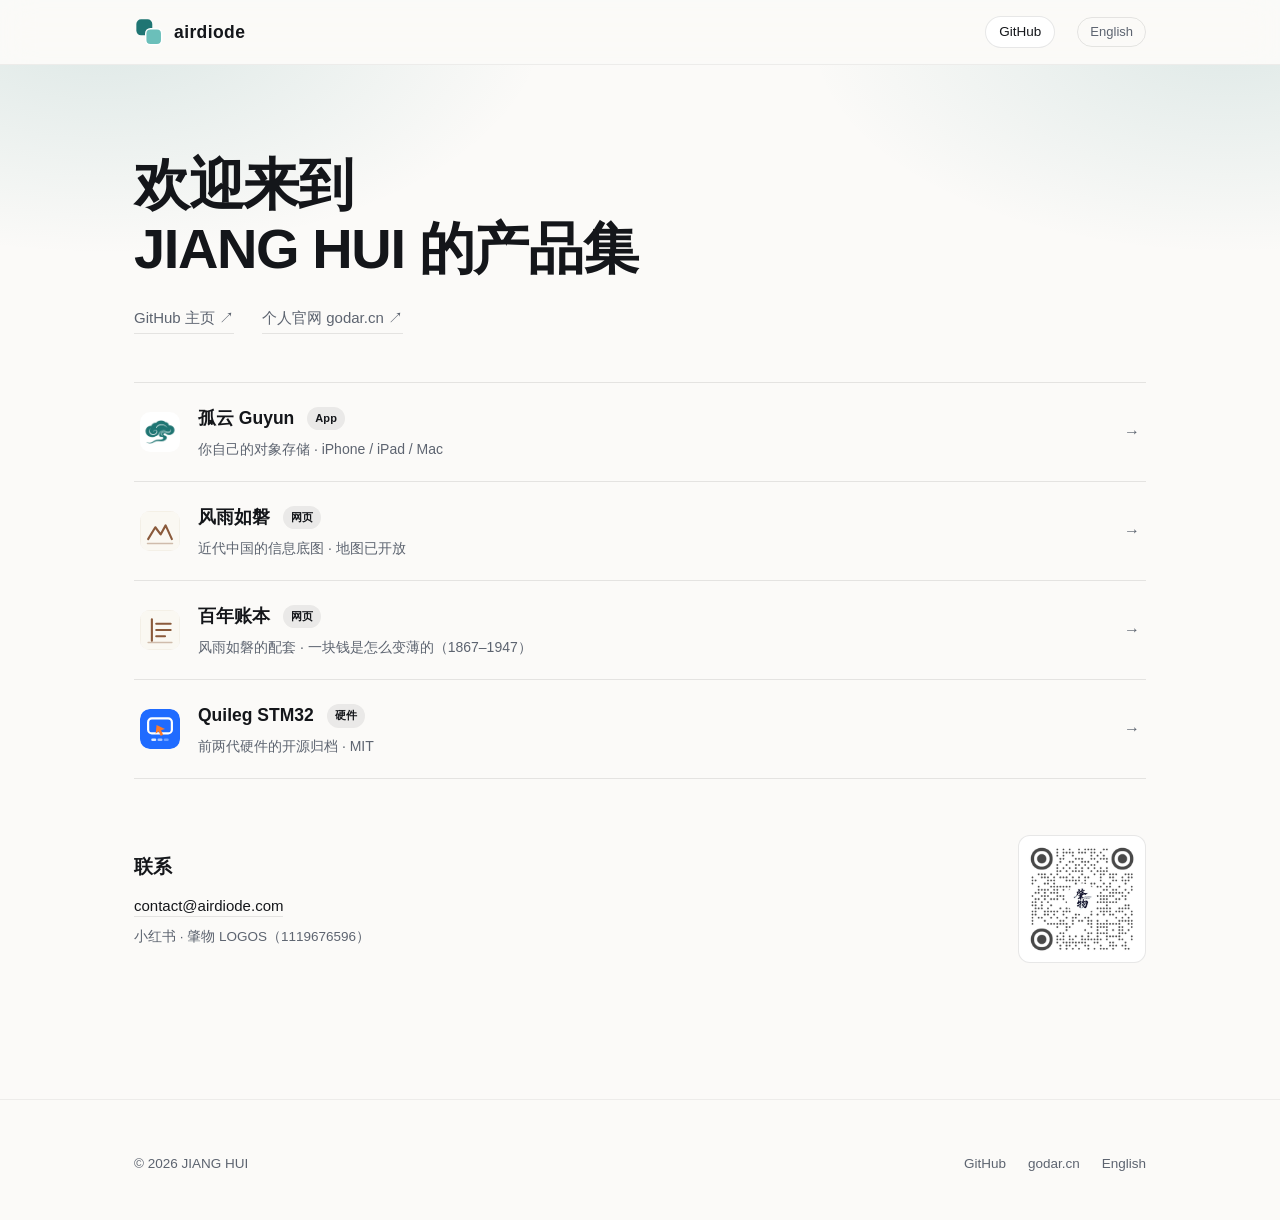
<file: index.html>
<!DOCTYPE html>
<html lang="zh-CN">
<head>
<meta charset="utf-8">
<meta name="viewport" content="width=device-width, initial-scale=1">
<title>JIANG HUI 的产品集</title>
<meta name="description" content="JIANG HUI 的产品集：孤云 Guyun、风雨如磐、Quileg STM32。">
<meta name="theme-color" content="#fbfaf8" media="(prefers-color-scheme: light)">
<meta name="theme-color" content="#0f1113" media="(prefers-color-scheme: dark)">
<link rel="icon" type="image/svg+xml" href="assets/mark.svg">
<link rel="apple-touch-icon" href="assets/mark.svg">
<link rel="stylesheet" href="styles.css">
<meta property="og:type" content="website">
<meta property="og:site_name" content="JIANG HUI">
<meta property="og:title" content="JIANG HUI 的产品集">
<meta property="og:description" content="孤云 Guyun、风雨如磐、Quileg STM32。">
<meta property="og:url" content="https://airdiode.github.io/">
<meta property="og:image" content="https://airdiode.github.io/assets/og.png">
<meta property="og:locale" content="zh_CN">
<meta property="og:locale:alternate" content="en_US">
<meta name="twitter:card" content="summary_large_image">
<meta name="twitter:image" content="https://airdiode.github.io/assets/og.png">
<link rel="alternate" hreflang="zh-Hans" href="https://airdiode.github.io/">
<link rel="alternate" hreflang="en" href="https://airdiode.github.io/en/">
<link rel="alternate" hreflang="x-default" href="https://airdiode.github.io/">
</head>
<body>

<a class="skip" href="#main">跳到主要内容</a>

<header class="site-header">
  <div class="wrap">
    <a class="brand" href="./">
      <img src="assets/mark.svg" alt="" width="30" height="30">
      <span>airdiode</span>
    </a>
    <nav>
      <a class="gh" href="https://github.com/airdiode">GitHub</a>
      <a class="lang" href="en/" hreflang="en" lang="en">English</a>
    </nav>
  </div>
</header>

<main id="main">

  <section class="hero hero-simple">
    <div class="wrap">
      <h1>欢迎来到<br>JIANG HUI 的产品集</h1>
      <p class="intro-links">
        <a href="https://github.com/airdiode">GitHub 主页 <span aria-hidden="true">↗</span></a>
        <a href="https://www.godar.cn/">个人官网 godar.cn <span aria-hidden="true">↗</span></a>
      </p>
    </div>
  </section>

  <section id="products" class="section">
    <div class="wrap">
      <ul class="product-list">

        <li>
          <a href="https://airdiode.github.io/Guyun/">
            <img src="assets/guyun-icon.png" alt="" width="40" height="40">
            <span class="pl-text">
              <span class="pl-name">孤云 Guyun <span class="pl-tag pl-type">App</span></span>
              <span class="pl-desc">你自己的对象存储 · iPhone / iPad / Mac</span>
            </span>
            <span class="pl-go" aria-hidden="true">→</span>
          </a>
        </li>

        <li>
          <a href="https://airdiode.github.io/Fengyu/">
            <img src="assets/fengyu-mark.svg" alt="" width="40" height="40">
            <span class="pl-text">
              <span class="pl-name">风雨如磐 <span class="pl-tag pl-type">网页</span></span>
              <span class="pl-desc">近代中国的信息底图 · 地图已开放</span>
            </span>
            <span class="pl-go" aria-hidden="true">→</span>
          </a>
        </li>

        <li>
          <a href="https://airdiode.github.io/ledger/">
            <img src="assets/ledger-mark.svg" alt="" width="40" height="40">
            <span class="pl-text">
              <span class="pl-name">百年账本 <span class="pl-tag pl-type">网页</span></span>
              <span class="pl-desc">风雨如磐的配套 · 一块钱是怎么变薄的（1867–1947）</span>
            </span>
            <span class="pl-go" aria-hidden="true">→</span>
          </a>
        </li>

        <li>
          <a href="https://airdiode.github.io/Quileg-STM32/">
            <img src="assets/quileg-stm32.svg" alt="" width="40" height="40">
            <span class="pl-text">
              <span class="pl-name">Quileg STM32 <span class="pl-tag pl-type">硬件</span></span>
              <span class="pl-desc">前两代硬件的开源归档 · MIT</span>
            </span>
            <span class="pl-go" aria-hidden="true">→</span>
          </a>
        </li>

      </ul>
    </div>
  </section>


  <section id="contact" class="section contact">
    <div class="wrap contact-row">
      <div>
        <h2>联系</h2>
        <p class="contact-mail"><a href="mailto:contact@airdiode.com">contact@airdiode.com</a></p>
        <p class="contact-meta">小红书 · 肇物 LOGOS（1119676596）</p>
      </div>
      <a class="qr" href="http://xhslink.com/m/8WSrYCLF1yk">
        <img src="assets/xhs-qr.png" alt="小红书二维码：肇物 LOGOS" width="128" height="128">
      </a>
    </div>
  </section>

</main>

<footer class="site-footer">
  <div class="wrap footer-line">
    <span>© <span id="year">2026</span> JIANG HUI</span>
    <a href="https://github.com/airdiode">GitHub</a>
    <a href="https://www.godar.cn/">godar.cn</a>
    <a href="en/" hreflang="en" lang="en">English</a>
  </div>
</footer>

<script>
document.getElementById("year").textContent = new Date().getFullYear();
</script>

</body>
</html>
</file>
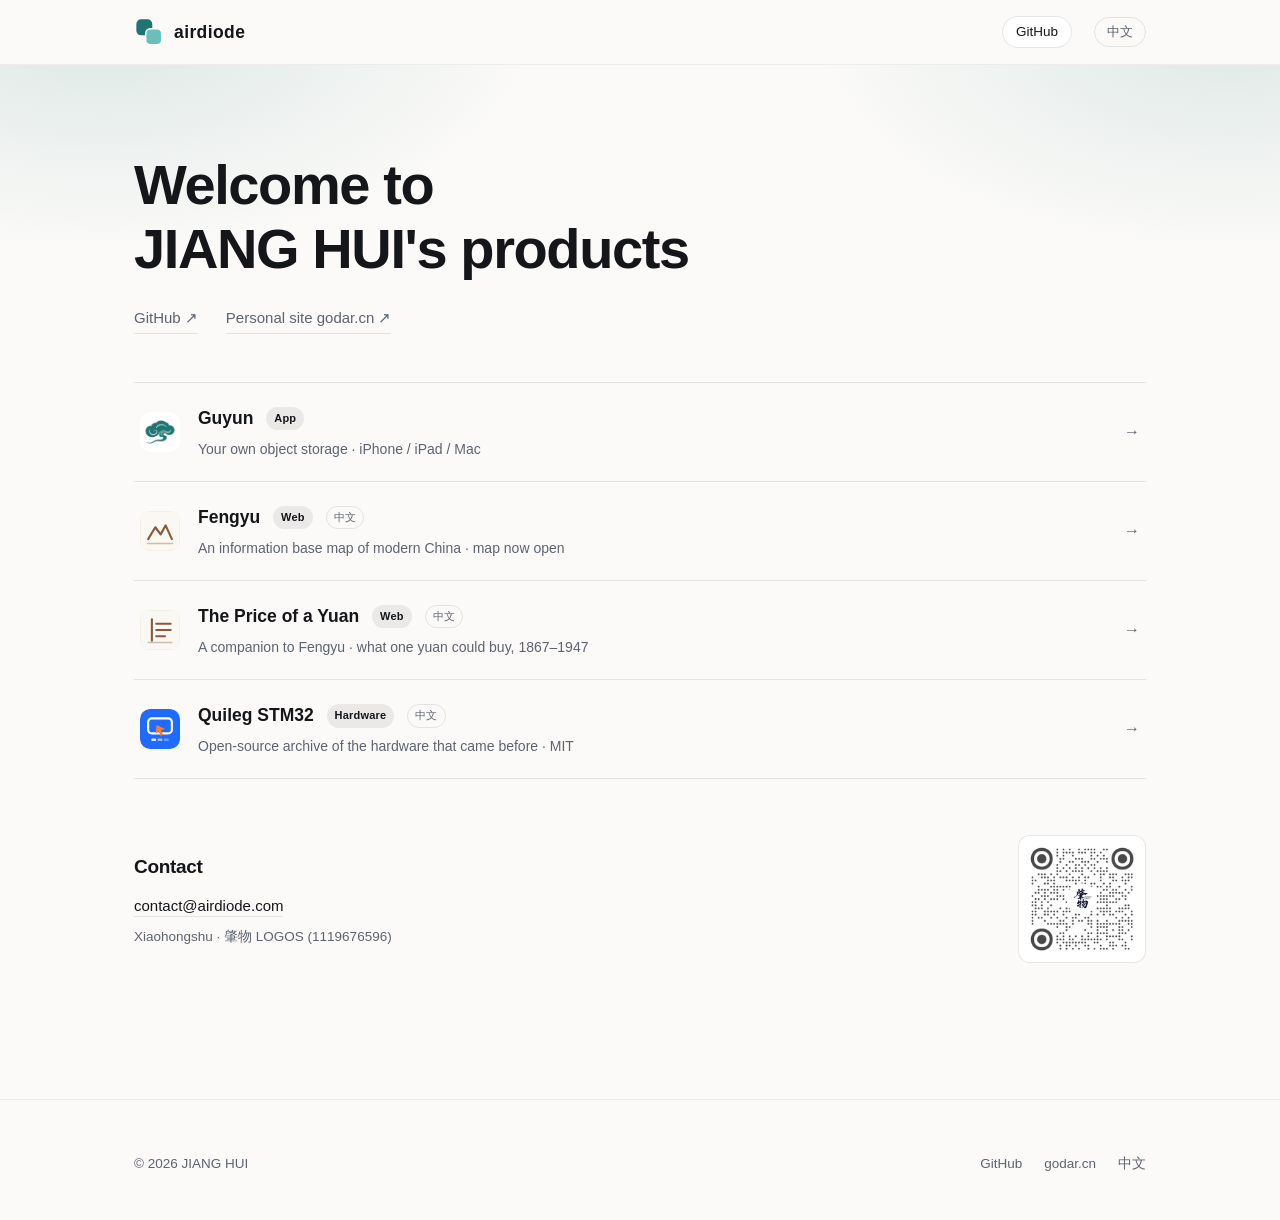
<file: en/index.html>
<!DOCTYPE html>
<html lang="en">
<head>
<meta charset="utf-8">
<meta name="viewport" content="width=device-width, initial-scale=1">
<title>JIANG HUI — Products</title>
<meta name="description" content="Products by JIANG HUI: Guyun, Fengyu and Quileg STM32.">
<meta name="theme-color" content="#fbfaf8" media="(prefers-color-scheme: light)">
<meta name="theme-color" content="#0f1113" media="(prefers-color-scheme: dark)">
<link rel="icon" type="image/svg+xml" href="../assets/mark.svg">
<link rel="apple-touch-icon" href="../assets/mark.svg">
<link rel="stylesheet" href="../styles.css">
<meta property="og:type" content="website">
<meta property="og:site_name" content="JIANG HUI">
<meta property="og:title" content="JIANG HUI — Products">
<meta property="og:description" content="Guyun, Fengyu and Quileg STM32.">
<meta property="og:url" content="https://airdiode.github.io/en/">
<meta property="og:image" content="https://airdiode.github.io/assets/og-en.png">
<meta property="og:locale" content="en_US">
<meta property="og:locale:alternate" content="zh_CN">
<meta name="twitter:card" content="summary_large_image">
<meta name="twitter:image" content="https://airdiode.github.io/assets/og-en.png">
<link rel="alternate" hreflang="zh-Hans" href="https://airdiode.github.io/">
<link rel="alternate" hreflang="en" href="https://airdiode.github.io/en/">
<link rel="alternate" hreflang="x-default" href="https://airdiode.github.io/">
</head>
<body>

<a class="skip" href="#main">Skip to content</a>

<header class="site-header">
  <div class="wrap">
    <a class="brand" href="./">
      <img src="../assets/mark.svg" alt="" width="30" height="30">
      <span>airdiode</span>
    </a>
    <nav>
      <a class="gh" href="https://github.com/airdiode">GitHub</a>
      <a class="lang" href="../" hreflang="zh-Hans" lang="zh-CN">中文</a>
    </nav>
  </div>
</header>

<main id="main">

  <section class="hero hero-simple">
    <div class="wrap">
      <h1>Welcome to<br>JIANG HUI's products</h1>
      <p class="intro-links">
        <a href="https://github.com/airdiode">GitHub <span aria-hidden="true">↗</span></a>
        <a href="https://www.godar.cn/">Personal site godar.cn <span aria-hidden="true">↗</span></a>
      </p>
    </div>
  </section>

  <section id="products" class="section">
    <div class="wrap">
      <ul class="product-list">

        <li>
          <a href="https://airdiode.github.io/Guyun/en/">
            <img src="../assets/guyun-icon.png" alt="" width="40" height="40">
            <span class="pl-text">
              <span class="pl-name">Guyun <span class="pl-tag pl-type">App</span></span>
              <span class="pl-desc">Your own object storage · iPhone / iPad / Mac</span>
            </span>
            <span class="pl-go" aria-hidden="true">→</span>
          </a>
        </li>

        <li>
          <a href="https://airdiode.github.io/Fengyu/">
            <img src="../assets/fengyu-mark.svg" alt="" width="40" height="40">
            <span class="pl-text">
              <span class="pl-name">Fengyu <span class="pl-tag pl-type">Web</span> <span class="pl-tag" lang="zh-CN" title="Chinese only">中文</span></span>
              <span class="pl-desc">An information base map of modern China · map now open</span>
            </span>
            <span class="pl-go" aria-hidden="true">→</span>
          </a>
        </li>

        <li>
          <a href="https://airdiode.github.io/ledger/">
            <img src="../assets/ledger-mark.svg" alt="" width="40" height="40">
            <span class="pl-text">
              <span class="pl-name">The Price of a Yuan <span class="pl-tag pl-type">Web</span> <span class="pl-tag" lang="zh-CN" title="Chinese only">中文</span></span>
              <span class="pl-desc">A companion to Fengyu · what one yuan could buy, 1867–1947</span>
            </span>
            <span class="pl-go" aria-hidden="true">→</span>
          </a>
        </li>

        <li>
          <a href="https://airdiode.github.io/Quileg-STM32/">
            <img src="../assets/quileg-stm32.svg" alt="" width="40" height="40">
            <span class="pl-text">
              <span class="pl-name">Quileg STM32 <span class="pl-tag pl-type">Hardware</span> <span class="pl-tag" lang="zh-CN" title="Chinese only">中文</span></span>
              <span class="pl-desc">Open-source archive of the hardware that came before · MIT</span>
            </span>
            <span class="pl-go" aria-hidden="true">→</span>
          </a>
        </li>

      </ul>
    </div>
  </section>


  <section id="contact" class="section contact">
    <div class="wrap contact-row">
      <div>
        <h2>Contact</h2>
        <p class="contact-mail"><a href="mailto:contact@airdiode.com">contact@airdiode.com</a></p>
        <p class="contact-meta">Xiaohongshu · 肇物 LOGOS (1119676596)</p>
      </div>
      <a class="qr" href="http://xhslink.com/m/8WSrYCLF1yk">
        <img src="../assets/xhs-qr.png" alt="Xiaohongshu QR code: 肇物 LOGOS" width="128" height="128">
      </a>
    </div>
  </section>

</main>

<footer class="site-footer">
  <div class="wrap footer-line">
    <span>© <span id="year">2026</span> JIANG HUI</span>
    <a href="https://github.com/airdiode">GitHub</a>
    <a href="https://www.godar.cn/">godar.cn</a>
    <a href="../" hreflang="zh-Hans" lang="zh-CN">中文</a>
  </div>
</footer>

<script>
document.getElementById("year").textContent = new Date().getFullYear();
</script>

</body>
</html>
</file>
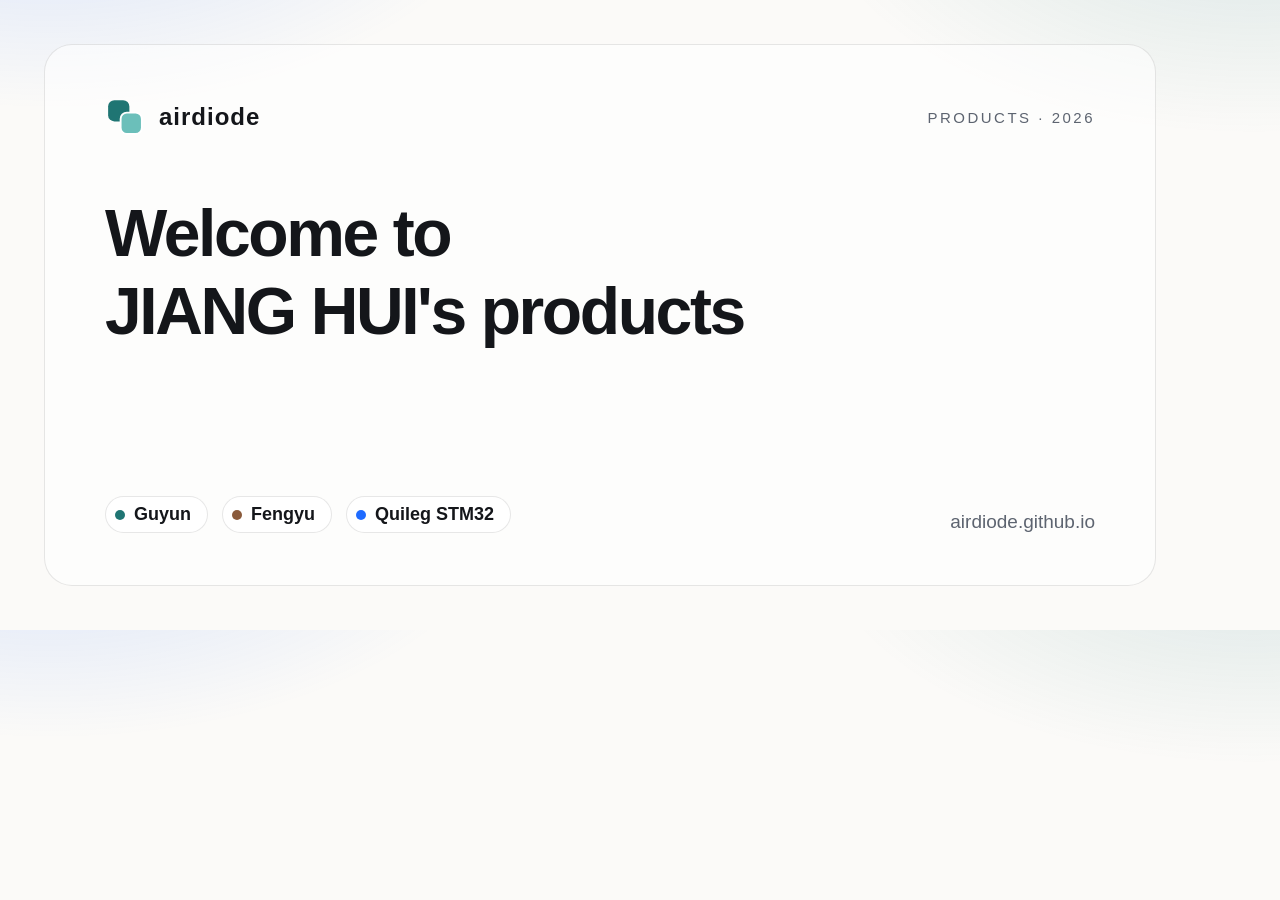
<file: og-en.html>
<!DOCTYPE html>
<html lang="en">
<head>
<meta charset="utf-8">
<meta name="robots" content="noindex">
<title>OG image source (EN) · 1200×630</title>
<style>
  @page { size: 1200px 630px; margin: 0; }
  * { box-sizing: border-box; }
  html, body { margin: 0; padding: 0; }
  body {
    width: 1200px; height: 630px; overflow: hidden;
    font-family: -apple-system, BlinkMacSystemFont, "SF Pro SC", "PingFang SC",
      "Hiragino Sans GB", "Microsoft YaHei", sans-serif;
    background: #fbfaf8;
    color: #14161a;
    background-image:
      radial-gradient(760px 420px at 4% -24%, rgba(31, 107, 255, 0.18), transparent 62%),
      radial-gradient(720px 400px at 98% -18%, rgba(31, 117, 115, 0.16), transparent 62%);
    position: relative;
  }
  .frame {
    position: absolute; inset: 44px;
    border: 1px solid rgba(20, 22, 26, 0.10);
    border-radius: 28px;
    padding: 52px 60px;
    display: flex; flex-direction: column;
    background: rgba(255, 255, 255, 0.55);
  }
  .top { display: flex; align-items: center; gap: 14px; }
  .top img { width: 40px; height: 40px; }
  .top span { font-size: 24px; font-weight: 700; letter-spacing: 1px; }
  .top em {
    margin-left: auto; font-style: normal; font-size: 15px;
    letter-spacing: 2.5px; color: #5d6470; text-transform: uppercase;
  }
  h1 {
    margin: 58px 0 0;
    font-size: 66px; line-height: 1.18; letter-spacing: -2.4px; font-weight: 800;
  }
  h1 b {
    font-weight: 800;
    background: linear-gradient(100deg, #1f6bff, #1f7573);
    -webkit-background-clip: text; background-clip: text; color: transparent;
  }
  .bottom {
    margin-top: auto; display: flex; align-items: flex-end; gap: 14px;
    font-size: 21px; color: #5d6470;
  }
  .pill {
    display: inline-flex; align-items: center; gap: 9px;
    padding: 7px 16px 7px 9px; border-radius: 999px;
    background: #fff; border: 1px solid rgba(20, 22, 26, 0.10);
    font-size: 18px; color: #14161a; font-weight: 600;
  }
  .pill .dot { width: 10px; height: 10px; border-radius: 50%; }
  .url { margin-left: auto; font-size: 19px; color: #5d6470; }
</style>
</head>
<body>
  <div class="frame">
    <div class="top">
      <img src="assets/mark.svg" alt="">
      <span>airdiode</span>
      <em>PRODUCTS · 2026</em>
    </div>
    <h1>Welcome to<br>JIANG HUI's products</h1>
    <div class="bottom">
      <span class="pill"><span class="dot" style="background:#1f7573"></span>Guyun</span>
      <span class="pill"><span class="dot" style="background:#8a5a3b"></span>Fengyu</span>
      <span class="pill"><span class="dot" style="background:#1f6bff"></span>Quileg STM32</span>
      <span class="url">airdiode.github.io</span>
    </div>
  </div>
</body>
</html>
</file>
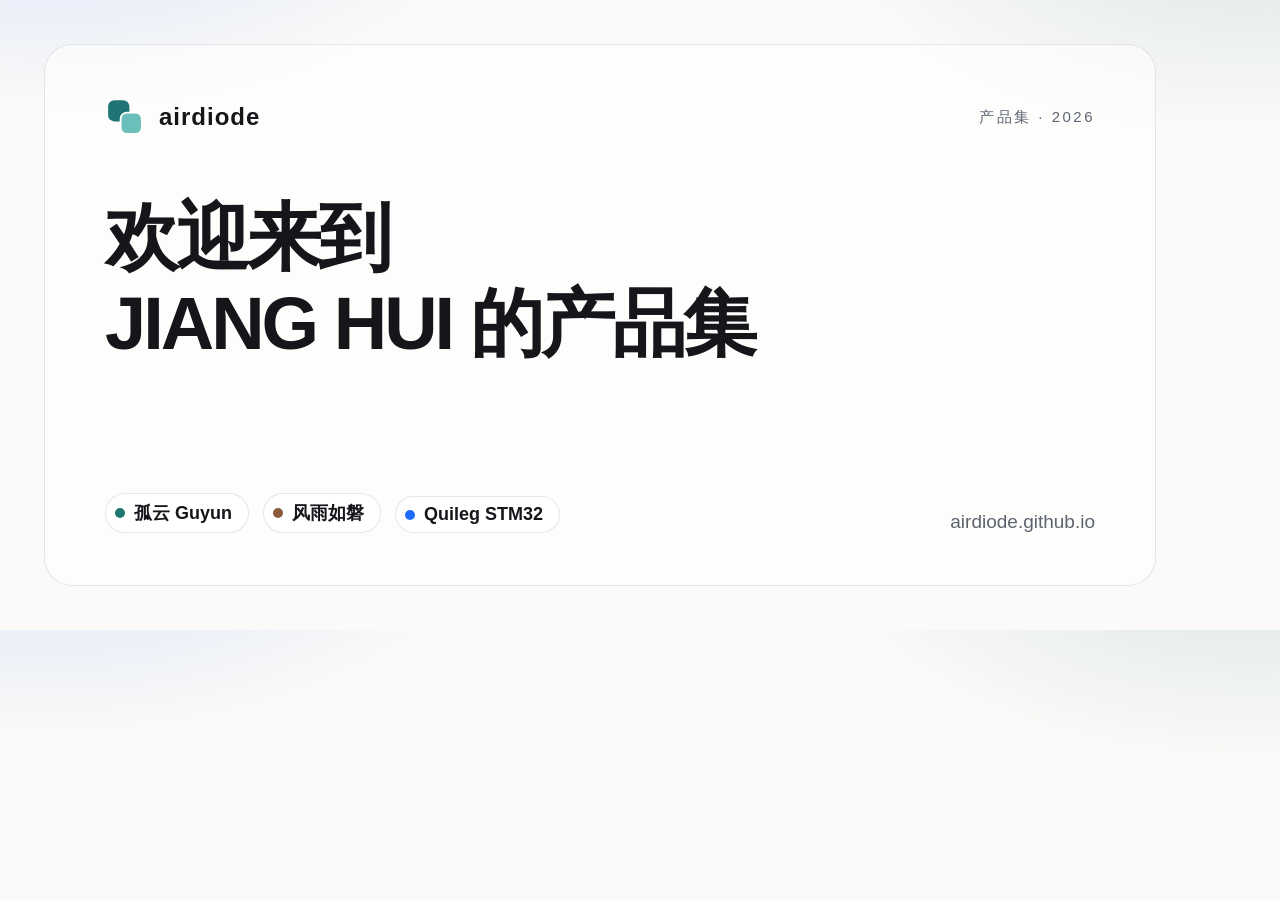
<file: og.html>
<!DOCTYPE html>
<html lang="zh-CN">
<head>
<meta charset="utf-8">
<meta name="robots" content="noindex">
<title>OG image source · 1200×630</title>
<style>
  @page { size: 1200px 630px; margin: 0; }
  * { box-sizing: border-box; }
  html, body { margin: 0; padding: 0; }
  body {
    width: 1200px; height: 630px; overflow: hidden;
    font-family: -apple-system, BlinkMacSystemFont, "SF Pro SC", "PingFang SC",
      "Hiragino Sans GB", "Microsoft YaHei", sans-serif;
    background: #fbfaf8;
    color: #14161a;
    background-image:
      radial-gradient(760px 420px at 4% -24%, rgba(31, 107, 255, 0.18), transparent 62%),
      radial-gradient(720px 400px at 98% -18%, rgba(31, 117, 115, 0.16), transparent 62%);
    position: relative;
  }
  .frame {
    position: absolute; inset: 44px;
    border: 1px solid rgba(20, 22, 26, 0.10);
    border-radius: 28px;
    padding: 52px 60px;
    display: flex; flex-direction: column;
    background: rgba(255, 255, 255, 0.55);
  }
  .top { display: flex; align-items: center; gap: 14px; }
  .top img { width: 40px; height: 40px; }
  .top span { font-size: 24px; font-weight: 700; letter-spacing: 1px; }
  .top em {
    margin-left: auto; font-style: normal; font-size: 15px;
    letter-spacing: 2.5px; color: #5d6470; text-transform: uppercase;
  }
  h1 {
    margin: 58px 0 0;
    font-size: 74px; line-height: 1.16; letter-spacing: -3px; font-weight: 800;
  }
  h1 b {
    font-weight: 800;
    background: linear-gradient(100deg, #1f6bff, #1f7573);
    -webkit-background-clip: text; background-clip: text; color: transparent;
  }
  .bottom {
    margin-top: auto; display: flex; align-items: flex-end; gap: 14px;
    font-size: 21px; color: #5d6470;
  }
  .pill {
    display: inline-flex; align-items: center; gap: 9px;
    padding: 7px 16px 7px 9px; border-radius: 999px;
    background: #fff; border: 1px solid rgba(20, 22, 26, 0.10);
    font-size: 18px; color: #14161a; font-weight: 600;
  }
  .pill .dot { width: 10px; height: 10px; border-radius: 50%; }
  .url { margin-left: auto; font-size: 19px; color: #5d6470; }
</style>
</head>
<body>
  <div class="frame">
    <div class="top">
      <img src="assets/mark.svg" alt="">
      <span>airdiode</span>
      <em>产品集 · 2026</em>
    </div>
    <h1>欢迎来到<br>JIANG HUI 的产品集</h1>
    <div class="bottom">
      <span class="pill"><span class="dot" style="background:#1f7573"></span>孤云 Guyun</span>
      <span class="pill"><span class="dot" style="background:#8a5a3b"></span>风雨如磐</span>
      <span class="pill"><span class="dot" style="background:#1f6bff"></span>Quileg STM32</span>
      <span class="url">airdiode.github.io</span>
    </div>
  </div>
</body>
</html>
</file>
<file: styles.css>
/* airdiode · 总主页
   配色取自孤云的青绿 #1f7573：页面保持中性，品牌色只出现在卡片与强调处。 */

:root {
  --bg: #fbfaf8;
  --card: #ffffff;
  --ink: #14161a;
  --muted: #5d6470;
  --line: rgba(20, 22, 26, 0.10);
  --line-soft: rgba(20, 22, 26, 0.06);

  --guyun: #1f7573;
  --guyun-deep: #0d4a48;
  --guyun-light: #6bbfba;
  --guyun-soft: #eaf3f1;

  --radius: 22px;
  --wrap: 1060px;
  --shadow: 0 1px 2px rgba(20, 22, 26, 0.04), 0 30px 60px -40px rgba(20, 22, 26, 0.45);
  --shadow-lift: 0 2px 4px rgba(20, 22, 26, 0.05), 0 34px 64px -36px rgba(20, 22, 26, 0.5);

  --font: -apple-system, BlinkMacSystemFont, "SF Pro SC", "PingFang SC",
    "Hiragino Sans GB", "Microsoft YaHei", "Helvetica Neue", sans-serif;
}

@media (prefers-color-scheme: dark) {
  :root {
    --bg: #0f1113;
    --card: #16191c;
    --ink: #edf0f3;
    --muted: #9aa3ae;
    --line: rgba(255, 255, 255, 0.11);
    --line-soft: rgba(255, 255, 255, 0.06);

    --guyun: #58b8b2;
    --guyun-deep: #2a7f7a;
    --guyun-light: #9fe0dc;
    --guyun-soft: #142c2a;

    --shadow: 0 1px 2px rgba(0, 0, 0, 0.5), 0 30px 60px -40px rgba(0, 0, 0, 0.9);
    --shadow-lift: 0 2px 4px rgba(0, 0, 0, 0.55), 0 34px 64px -36px rgba(0, 0, 0, 0.95);
  }
}

* { box-sizing: border-box; }

html {
  scroll-behavior: smooth;
  scroll-padding-top: 84px;
}

body {
  margin: 0;
  background: var(--bg);
  color: var(--ink);
  font-family: var(--font);
  font-size: 16px;
  line-height: 1.75;
  -webkit-font-smoothing: antialiased;
  text-rendering: optimizeLegibility;
}

img { max-width: 100%; height: auto; }
a { color: inherit; text-decoration: none; }
p { margin: 0; }

code {
  font-family: ui-monospace, SFMono-Regular, "SF Mono", Menlo, monospace;
  font-size: 0.88em;
  background: var(--line-soft);
  padding: 0.1em 0.4em;
  border-radius: 5px;
  white-space: nowrap;
}

.wrap { max-width: var(--wrap); margin: 0 auto; padding: 0 24px; }

.skip {
  position: absolute; left: -9999px; top: 0; z-index: 100;
  background: var(--ink); color: var(--bg);
  padding: 10px 16px; border-radius: 0 0 10px 0;
}
.skip:focus { left: 0; }

:focus-visible {
  outline: 2px solid var(--guyun);
  outline-offset: 3px;
  border-radius: 8px;
}

/* ---------- header ---------- */

.site-header {
  position: sticky; top: 0; z-index: 60;
  background: var(--bg);
  background: color-mix(in srgb, var(--bg) 80%, transparent);
  backdrop-filter: saturate(180%) blur(16px);
  -webkit-backdrop-filter: saturate(180%) blur(16px);
  border-bottom: 1px solid var(--line-soft);
}

.site-header .wrap {
  display: flex; align-items: center; gap: 12px; height: 64px;
}

.brand {
  display: flex; align-items: center; gap: 10px;
  font-weight: 700; font-size: 17.5px; letter-spacing: 0.4px;
}
.brand img { width: 30px; height: 30px; display: block; }

.site-header nav {
  margin-left: auto;
  display: flex; align-items: center; gap: 22px;
  font-size: 14.5px; color: var(--muted);
}
.site-header nav a { transition: color 0.15s ease; }
.site-header nav a:hover { color: var(--ink); }
.site-header nav .gh {
  color: var(--ink);
  border: 1px solid var(--line);
  border-radius: 999px;
  padding: 3px 13px;
  font-size: 13.5px;
  background: var(--card);
}
.site-header nav .gh:hover { border-color: color-mix(in srgb, var(--ink) 30%, transparent); }
.site-header nav .lang {
  color: var(--muted);
  border: 1px solid var(--line);
  border-radius: 999px;
  padding: 3px 12px;
  font-size: 13px;
  background: transparent;
}
.site-header nav .lang:hover { color: var(--ink); }

/* ---------- hero ---------- */

.hero {
  padding: 88px 0 56px;
  background:
    radial-gradient(720px 380px at 8% -16%, color-mix(in srgb, var(--guyun) 14%, transparent), transparent 62%),
    radial-gradient(680px 360px at 96% -12%, color-mix(in srgb, var(--guyun) 13%, transparent), transparent 62%);
}

.eyebrow {
  margin: 0 0 20px;
  font-size: 13px;
  letter-spacing: 1.6px;
  text-transform: uppercase;
  color: var(--muted);
  font-weight: 600;
}

.hero h1 {
  margin: 0 0 22px;
  font-size: clamp(34px, 5.8vw, 62px);
  line-height: 1.14;
  letter-spacing: -1.6px;
  font-weight: 800;
}

.hero h1 em {
  font-style: normal;
  background: linear-gradient(100deg, var(--guyun-deep), var(--guyun-light));
  -webkit-background-clip: text;
  background-clip: text;
  color: transparent;
}

.hero .lede {
  max-width: 34em;
  font-size: 17.5px;
  color: var(--muted);
  line-height: 1.8;
}

.stats {
  list-style: none;
  display: flex; flex-wrap: wrap;
  gap: 10px 28px;
  margin: 34px 0 0;
  padding: 0;
  font-size: 14px;
  color: var(--muted);
}
.stats li { display: flex; align-items: baseline; gap: 7px; }
.stats b { color: var(--ink); font-size: 15px; font-weight: 700; }

/* ---------- sections ---------- */

.section { padding: 64px 0; }

.section-head { margin-bottom: 32px; }
.section-head h2 {
  margin: 0 0 8px;
  font-size: clamp(24px, 3vw, 30px);
  letter-spacing: -0.6px;
  line-height: 1.3;
}
.section-head p { color: var(--muted); font-size: 15.5px; }

/* ---------- product cards ---------- */

.cards {
  display: grid;
  grid-template-columns: repeat(2, minmax(0, 1fr));
  gap: 22px;
}

.card {
  position: relative;
  display: flex;
  flex-direction: column;
  padding: 30px 30px 26px;
  background: var(--card);
  border: 1px solid var(--line);
  border-radius: var(--radius);
  box-shadow: var(--shadow);
  overflow: hidden;
  transition: transform 0.18s ease, box-shadow 0.18s ease, border-color 0.18s ease;
}

.card::before {
  content: "";
  position: absolute; inset: 0 0 auto;
  height: 3px;
  background: var(--accent);
  opacity: 0.9;
}

.card:hover {
  transform: translateY(-3px);
  box-shadow: var(--shadow-lift);
  border-color: color-mix(in srgb, var(--accent) 40%, transparent);
}

.card-guyun { --accent: var(--guyun); --accent-soft: var(--guyun-soft); }
.card-fengyu { --accent: #8a5a3b; --accent-soft: #f3ece4; }
.card-stm32 { --accent: #1f6bff; --accent-soft: #eef4ff; }
/* 只有一件产品时，卡片整行铺开：左边叙事、右边事实与入口 */
.card-wide {
  grid-column: 1 / -1;
  display: grid;
  grid-template-columns: minmax(0, 1.3fr) minmax(0, 1fr);
  gap: 22px 44px;
  align-items: start;
}
.card-wide .desc { max-width: 44em; }
.arch-side { display: flex; flex-direction: column; gap: 20px; }
.arch-side .card-actions { margin-top: 0; padding-top: 0; }

.card-top {
  display: flex; align-items: center; gap: 14px;
  margin-bottom: 22px;
}

.app-icon {
  width: 56px; height: 56px;
  border-radius: 14px;
  display: block;
  box-shadow: 0 6px 16px -8px rgba(0, 0, 0, 0.45);
  flex: none;
}

.kicker {
  margin: 0 0 2px;
  font-size: 12px;
  letter-spacing: 0.9px;
  text-transform: uppercase;
  color: var(--accent);
  font-weight: 700;
}

.card h3 {
  margin: 0;
  font-size: 22px;
  letter-spacing: -0.4px;
  line-height: 1.3;
}

.tagline {
  font-size: 19px;
  font-weight: 600;
  letter-spacing: -0.3px;
  line-height: 1.5;
  margin-bottom: 12px;
}

.desc {
  color: var(--muted);
  font-size: 15px;
  line-height: 1.8;
}

.facts {
  list-style: none;
  margin: 22px 0 0;
  padding: 0;
  display: grid;
  gap: 9px;
  font-size: 14px;
  color: var(--muted);
}

.facts li {
  position: relative;
  padding-left: 16px;
  line-height: 1.6;
}
.facts li::before {
  content: "";
  position: absolute; left: 1px; top: 0.62em;
  width: 5px; height: 5px;
  border-radius: 50%;
  background: var(--accent);
}

.card-actions {
  display: flex; align-items: center; gap: 16px;
  margin-top: auto;
  padding-top: 26px;
  font-size: 15px;
  font-weight: 600;
}

.go { color: var(--accent); display: inline-flex; align-items: center; gap: 6px; }
.go span { transition: transform 0.18s ease; }
.card:hover .go span { transform: translateX(4px); }

/* 让整张卡片可点，同时不嵌套 <a> */
.go::after { content: ""; position: absolute; inset: 0; }

.alt {
  position: relative; z-index: 1;
  margin-left: auto;
  font-size: 14px;
  font-weight: 500;
  color: var(--muted);
  border-bottom: 1px solid var(--line);
  padding-bottom: 1px;
}
.alt:hover { color: var(--ink); border-color: color-mix(in srgb, var(--ink) 40%, transparent); }

/* ---------- principles ---------- */

.principles {
  list-style: none;
  margin: 0; padding: 0;
  display: grid;
  grid-template-columns: repeat(auto-fit, minmax(260px, 1fr));
  gap: 18px;
  counter-reset: p;
}

.principles li {
  position: relative;
  padding: 26px 24px;
  border: 1px solid var(--line-soft);
  border-radius: 18px;
  background: var(--card);
  background: color-mix(in srgb, var(--card) 60%, transparent);
}

.num {
  display: block;
  font-size: 12px;
  font-weight: 700;
  letter-spacing: 1px;
  color: var(--muted);
  margin-bottom: 12px;
  font-variant-numeric: tabular-nums;
}

.principles h3 {
  margin: 0 0 8px;
  font-size: 17.5px;
  letter-spacing: -0.2px;
}

.principles p {
  font-size: 14.5px;
  color: var(--muted);
  line-height: 1.75;
}

/* ---------- about ---------- */

.about-grid {
  display: grid;
  grid-template-columns: 1.35fr 1fr;
  gap: 48px;
  align-items: start;
}

.about h2 {
  margin: 0 0 14px;
  font-size: clamp(24px, 3vw, 30px);
  letter-spacing: -0.6px;
}

.about p { font-size: 16px; max-width: 32em; }
.about p + p { margin-top: 14px; }
.about .muted { color: var(--muted); font-size: 15px; }

.links {
  list-style: none;
  margin: 0; padding: 0;
  border-top: 1px solid var(--line-soft);
}

.links a {
  display: flex; align-items: center; gap: 16px;
  padding: 13px 2px;
  border-bottom: 1px solid var(--line-soft);
  font-size: 15px;
  transition: color 0.15s ease, padding 0.15s ease;
}
.links a:hover { color: var(--guyun); padding-left: 6px; }

.arrow { margin-left: auto; color: var(--muted); font-size: 13px; }

/* ---------- footer ---------- */

.site-footer {
  margin-top: 64px;
  padding: 52px 0 44px;
  border-top: 1px solid var(--line-soft);
  font-size: 13.5px;
  color: var(--muted);
}

.footer-grid {
  display: grid;
  grid-template-columns: minmax(0, 1.7fr) minmax(0, 0.75fr) minmax(0, 0.9fr);
  gap: 32px 44px;
}

.foot-brand .brand { margin-bottom: 12px; color: var(--ink); }
.foot-brand .brand img { width: 26px; height: 26px; }
.foot-tagline { margin-bottom: 20px; }

.foot-about {
  display: grid;
  gap: 8px;
  max-width: 32em;
  font-size: 13px;
  line-height: 1.75;
  color: var(--muted);
}
.foot-about-lead {
  color: var(--ink);
  font-weight: 700;
  font-size: 11.5px;
  letter-spacing: 1px;
}
.foot-about a,
.legal a {
  color: var(--ink);
  text-decoration: underline;
  text-underline-offset: 2px;
  text-decoration-color: var(--line);
}
.foot-about a:hover,
.legal a:hover { text-decoration-color: currentColor; }

.site-footer nav {
  display: flex;
  flex-direction: column;
  gap: 9px;
  font-size: 13.5px;
}
.site-footer nav a { color: var(--muted); width: fit-content; transition: color 0.15s ease; }
.site-footer nav a:hover { color: var(--ink); }

.legal {
  margin: 40px 0 0;
  padding-top: 20px;
  border-top: 1px solid var(--line-soft);
  font-size: 12.5px;
  line-height: 1.8;
  color: var(--muted);
}
.legal + .legal { margin-top: 8px; padding-top: 0; border-top: 0; }

/* ---------- narrow ---------- */

@media (max-width: 760px) {
  .hero { padding: 64px 0 48px; }
  .section { padding: 48px 0; }
  .about-grid { grid-template-columns: 1fr; gap: 28px; }
  .cards { grid-template-columns: 1fr; }
  .footer-grid { grid-template-columns: 1fr; gap: 28px; }
  .card-wide { grid-template-columns: 1fr; gap: 18px; }
  .site-footer nav { flex-direction: row; flex-wrap: wrap; gap: 8px 18px; }
  .site-footer { margin-top: 48px; padding-top: 40px; }
  .site-header nav { gap: 16px; }
  .site-header nav a:not(.gh):not(.lang) { display: none; }
  .stats {
    display: grid;
    grid-template-columns: 1fr 1fr;
    gap: 8px 16px;
    margin-top: 28px;
  }
  .card { padding: 26px 22px 22px; }
  .tagline { font-size: 18px; }
}

@media (prefers-color-scheme: dark) {
  .card-fengyu { --accent: #c99a72; --accent-soft: #2a2018; }
  .card-stm32 { --accent: #7ea6ff; --accent-soft: #16203a; }
}

@media (prefers-reduced-motion: reduce) {
  html { scroll-behavior: auto; }
  .card, .go span, .links a { transition: none; }
  .card:hover { transform: none; }
}

@media (prefers-contrast: more) {
  :root { --line: rgba(20, 22, 26, 0.3); --muted: #454b55; }
}

/* ---------- 简化版首页：一句欢迎 + 产品清单 ---------- */

.hero-simple { padding: 88px 0 20px; }

.hero-simple h1 {
  margin: 0 0 24px;
  font-size: clamp(34px, 5.2vw, 56px);
  line-height: 1.14;
  letter-spacing: -1.4px;
  font-weight: 800;
}

.intro-links { display: flex; flex-wrap: wrap; gap: 12px 28px; margin: 0; font-size: 15px; }
.intro-links a { color: var(--muted); border-bottom: 1px solid var(--line); padding-bottom: 2px; }
.intro-links a:hover { color: var(--ink); border-color: currentColor; }

#products { padding-top: 28px; padding-bottom: 16px; }

.product-list { list-style: none; margin: 0; padding: 0; border-top: 1px solid var(--line); }
.product-list li { border-bottom: 1px solid var(--line); }
.product-list a {
  display: flex; align-items: center; gap: 18px;
  padding: 20px 6px;
  transition: background 0.15s ease, padding 0.15s ease;
}
.product-list a:hover { background: color-mix(in srgb, var(--card) 70%, transparent); padding-left: 14px; }
.product-list img { width: 40px; height: 40px; border-radius: 10px; flex: none; }

.pl-text { display: flex; flex-direction: column; gap: 3px; min-width: 0; }
.pl-name { font-size: 17.5px; font-weight: 600; color: var(--ink); }
.pl-desc { font-size: 14px; color: var(--muted); }
.pl-tag {
  display: inline-block; margin-left: 8px; padding: 1px 7px;
  font-size: 11px; font-weight: 500; letter-spacing: 0.2px;
  color: var(--muted); border: 1px solid var(--line); border-radius: 999px;
  vertical-align: 2px;
}

/* 类型标签（App / 网页 / 硬件）：实心一点，和语言标签区分开 */
.pl-type {
  border-color: transparent;
  background: color-mix(in srgb, var(--ink) 7%, transparent);
  color: var(--ink); font-weight: 600;
}
.pl-go { margin-left: auto; color: var(--muted); transition: transform 0.15s ease, color 0.15s ease; }
.product-list a:hover .pl-go { color: var(--ink); transform: translateX(3px); }

.footer-line { display: flex; flex-wrap: wrap; align-items: center; gap: 10px 22px; font-size: 13.5px; color: var(--muted); }
.footer-line a { color: var(--muted); }
.footer-line a:hover { color: var(--ink); }
.footer-line > span:first-child { margin-right: auto; }

/* ---------- 联系 ---------- */

.contact { padding-top: 40px; padding-bottom: 72px; }

.contact-row { display: flex; align-items: center; gap: 40px; }

.contact-row h2 { margin: 0 0 10px; font-size: 19px; letter-spacing: -0.3px; }
.contact-mail { margin: 0 0 6px; font-size: 15px; }
.contact-mail a { border-bottom: 1px solid var(--line); padding-bottom: 2px; }
.contact-mail a:hover { border-color: currentColor; }
.contact-meta { margin: 0; font-size: 13.5px; color: var(--muted); }

.qr { display: flex; align-items: center; gap: 14px; margin-left: auto; color: var(--muted); font-size: 13.5px; }
.qr img { width: 128px; height: 128px; padding: 8px; border: 1px solid var(--line); border-radius: 12px; background: #fff; }
.qr:hover { color: var(--ink); }

@media (max-width: 760px) {
  .contact-row { flex-direction: column; align-items: flex-start; gap: 20px; }
  .qr { margin-left: 0; }
}
</file>
